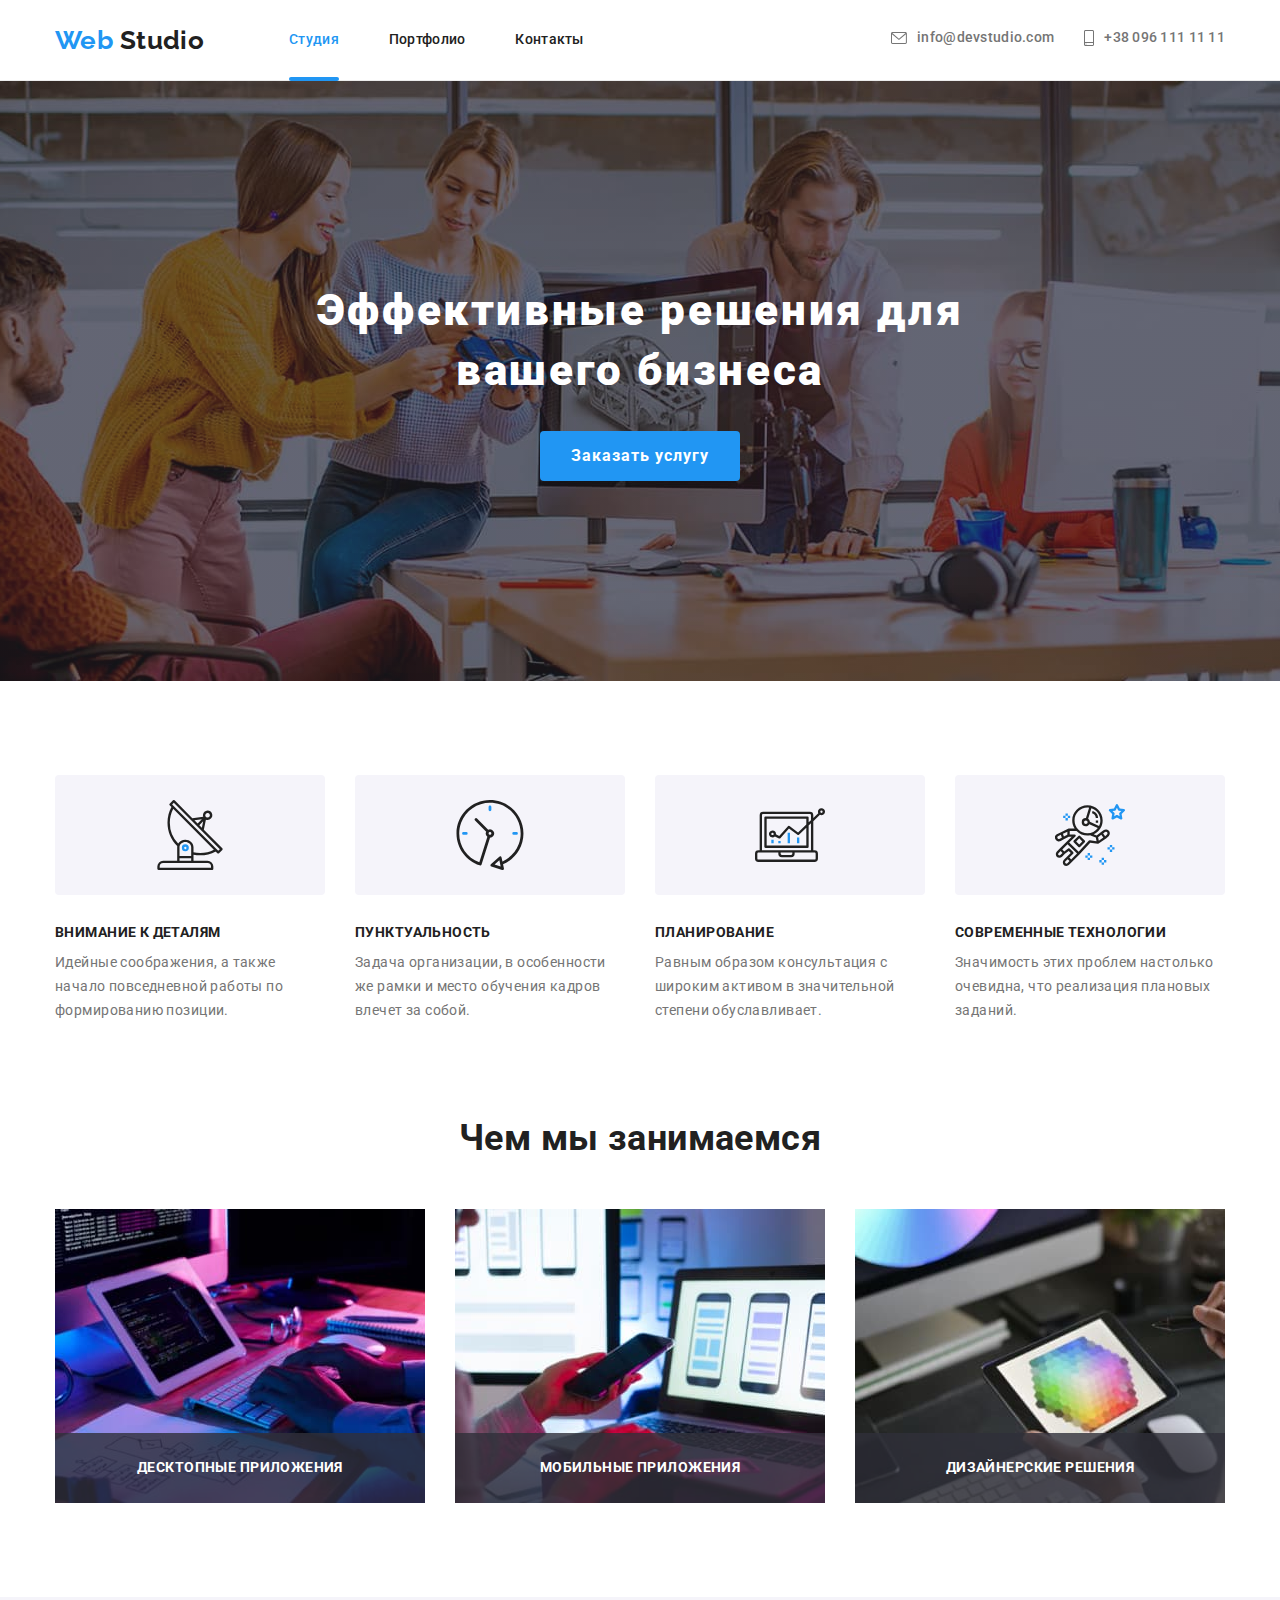
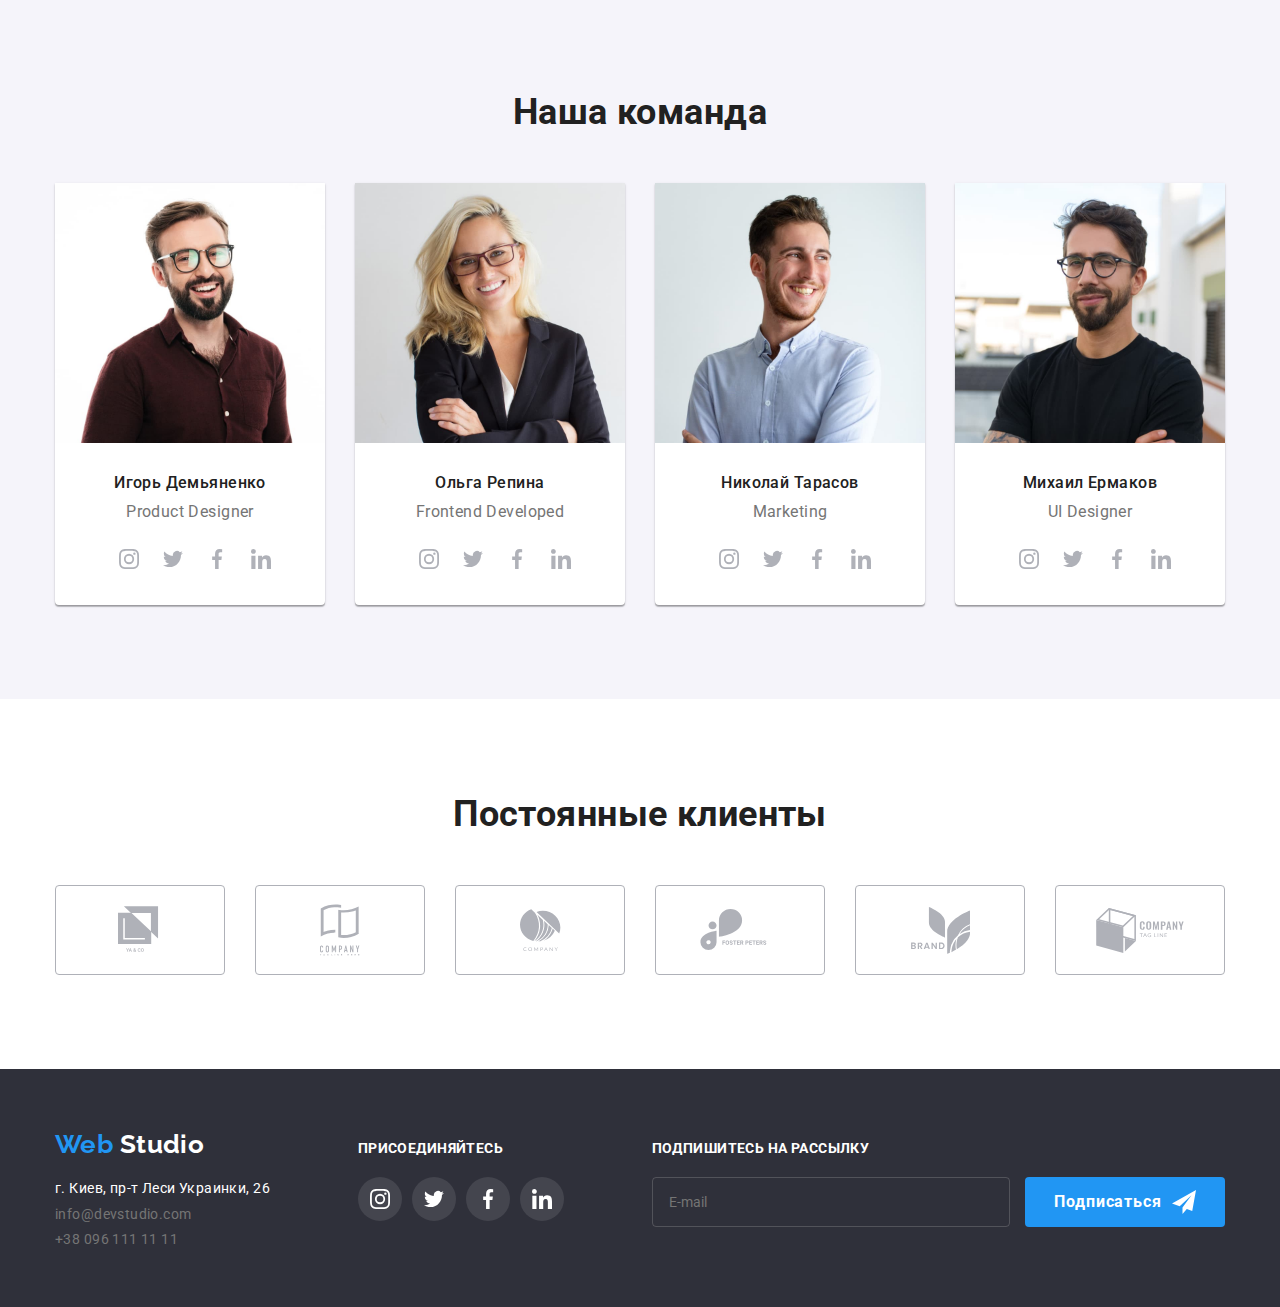
<file: index.html>
<!DOCTYPE html>
<html lang="ru">

<head>
  <meta charset="UTF-8">
  <meta name="viewport" content="width=device-width, initial-scale=1.0">
  <title>Студия</title>
  <link href="https://fonts.googleapis.com/css2?family=Raleway:wght@700&family=Roboto:wght@400;500;700;900&display=swap" rel="stylesheet">
  <link rel="stylesheet" href="https://cdnjs.cloudflare.com/ajax/libs/modern-normalize/0.7.0/modern-normalize.min.css">
  <link rel="stylesheet" href="./css/main.min.css">
  <script src="https://ajax.googleapis.com/ajax/libs/jquery/3.5.1/jquery.min.js"></script>
  <script src="./js/active-script.js"></script>
</head>

<body>
  <!-- Шапка сайта  -->
  <header class="page-header">

    <nav>
      <div class="container main-menu">
        <a href="./index.html" title="Logo" class="logo" lang="en"><span class="logo-color">Web</span> Studio</a>

        <ul class="menu-list">
          <li class="items"><a href="./index.html" class="menu-list-link">Студия</a></li>
          <li class="items"><a href="./portfolio.html" class="menu-list-link">Портфолио</a></li>
          <li class="items"><a href="./" class="menu-list-link">Контакты</a></li>
        </ul>

        <ul class="contact">
          <li class="items">
            <a href="mailto:info@devstudio.com" class="contact-link" lang="en">
              <svg class="icon-envelope">
                <use href="./images/sprite.svg#icon-envelope"></use>
              </svg> <span>info@devstudio.com</span></a>
          </li>
          <li class="items">
            <a href="tel:+380961111111" class="contact-link">
              <svg class="icon-smartphone">
                <use href="./images/sprite.svg#icon-smartphone"></use>
              </svg> <span>+38 096 111 11 11</span></a>
          </li>

        </ul>
      </div>
    </nav>
    <div class="header-line"></div>
  </header>
  <!-- Уникальный контент -->
  <main>
    <!-- Герой -->

    <section class="hero">
      <div class="hero-wrap">
        <h1 class="hero-title">
        Эффективные решения для вашего бизнеса
    </h1>

        <button type="button" class="button" data-modal-open>Заказать услугу</button>
      </div>
    </section>

    <section class="feature">
      <div class="container">
        <h2 class="reset-h indent visually-hidden">Особенности</h2>
        <ul class="feature-list">
          <li class="feature-list-items">
            <div class="feature-icon-items">
              <svg width="70" height="70">
                <use href="./images/sprite.svg#icon-antenna"></use>
              </svg>
            </div>

            <p class="feature-desc">Внимание к деталям</p>

            <p class="feature-text"> Идейные соображения, а также начало повседневной работы по формированию позиции.
            </p>
          </li>
          <li class="feature-list-items">
            <div class="feature-icon-items">
              <svg width="70" height="70">
                <use href="./images/sprite.svg#icon-clock"></use>
              </svg>
            </div>
            <p class="feature-desc">Пунктуальность</p>
            <p class="feature-text">
              Задача организации, в особенности же рамки и место обучения кадров влечет за собой.
            </p>
          </li>
          <li class="feature-list-items">
            <div class="feature-icon-items">
              <svg width="70" height="70">
                <use href="./images/sprite.svg#icon-diagram"></use>
              </svg>
            </div>
            <p class="feature-desc">Планирование</p>
            <p class="feature-text"> Равным образом консультация с широким активом в значительной степени обуславливает.
            </p>
          </li>
          <li class="feature-list-items">
            <div class="feature-icon-items">
              <svg width="70" height="70">
                <use href="./images/sprite.svg#icon-astronaut"></use>
              </svg>
            </div>
            <p class="feature-desc">Современные технологии</p>
            <p class="feature-text">Значимость этих проблем настолько очевидна, что реализация плановых заданий.
            </p>
          </li>
        </ul>
      </div>
    </section>

    <section class="box">
      <div class="container">
        <h2 class="indent">Чем мы занимаемся</h2>
        <ul class="box-list">
          <li class="box-list-items">
            <div class="items-box-1">
            <img src="./images/box-1.jpg" alt="Десктопные приложения" width="370" height="294">
            <div class="items-box-2">
            <p class="items-box-2_title">Десктопные приложения</p>
          </div>
        </div>
        </li>
            <li class="box-list-items">
              <div class="items-box-1">
              <img src="./images/box-2.jpg" alt="Мобильные приложения" width="370" height="294">
              <div class="items-box-2">
             <p class="items-box-2_title">Мобильные приложения</p>
            </div>
            </div>
            </li>
              <li class="box-list-items">
                <div class="items-box-1">
                <img src="./images/box-3.jpg" alt="Дизайнерские решения" width="370" height="294">
                <div class="items-box-2">
               <p class="items-box-2_title">Дизайнерские решения</p>
              </div>
             </div>
               </li>
        </ul>
      </div>
    </section>

    <section class="team">
      <div class="container">
        <h2 class="indent">Наша команда</h2>
        <ul class="team-list">
          <li class="team-style">
            <div>
              <img src="./images/teamcard-1.jpg" alt="Игорь Демьяненко" width="270" height="260">
            </div>
            <!-- Сделал div с помощью css можно будет легко задать стили, еще был вариант сделать список в списке.-->
            <div>
              <h3 class="team-title">Игорь Демьяненко</h3>
              <p class="team-text" lang="en">Product Designer</p>
            </div>
            <ul class="team-icon">
              <li class="items">
                <a href="" class="team-icon-link">
                  <svg width="20" height="20">
                    <use href="./images/sprite.svg#icon-instagram"></use>
                  </svg>
                </a>
              </li>
              <li class="items">
                <a href="" class="team-icon-link">
                  <svg width="20" height="20">
                    <use href="./images/sprite.svg#icon-twitter"></use>
                  </svg>
                </a>
              </li>
              <li class="items">
                <a href="" class="team-icon-link">
                  <svg width="20" height="20">
                    <use href="./images/sprite.svg#icon-facebook"></use>
                  </svg>
                </a>
              </li>
              <li class="items">
                <a href="" class="team-icon-link">
                  <svg width="20" height="20">
                    <use href="./images/sprite.svg#icon-linkedin"></use>
                  </svg>
                </a>
              </li>
            </ul>
          </li>
          <li class="team-style">
            <div>
              <img src="./images/teamcard-2.jpg" alt="Ольга Репина" width="270" height="260">
            </div>

            <div>
              <h3 class="team-title">Ольга Репина</h3>
              <p class="team-text" lang="en">Frontend Developed</p>
            </div>
            <ul class="team-icon">
              <li class="items">
                <a href="" class="team-icon-link">
                  <svg width="20" height="20">
                    <use href="./images/sprite.svg#icon-instagram"></use>
                  </svg>
                </a>
              </li>
              <li class="items">
                <a href="" class="team-icon-link">
                  <svg width="20" height="20">
                    <use href="./images/sprite.svg#icon-twitter"></use>
                  </svg>
                </a>
              </li>
              <li class="items">
                <a href="" class="team-icon-link">
                  <svg width="20" height="20">
                    <use href="./images/sprite.svg#icon-facebook"></use>
                  </svg>
                </a>
              </li>
              <li class="items">
                <a href="" class="team-icon-link">
                  <svg width="20" height="20">
                    <use href="./images/sprite.svg#icon-linkedin"></use>
                  </svg>
                </a>
              </li>
            </ul>
          </li>
          <li class="team-style">
            <div>
              <img src="./images/teamcard-3.jpg" alt="Николай Тарасов" width="270" height="260">
            </div>

            <div>
              <h3 class="team-title">Николай Тарасов</h3>
              <p class="team-text" lang="en">Marketing</p>
            </div>
            <ul class="team-icon">
              <li class="items">
                <a href="" class="team-icon-link">
                  <svg width="20" height="20">
                    <use href="./images/sprite.svg#icon-instagram"></use>
                  </svg>
                </a>
              </li>
              <li class="items">
                <a href="" class="team-icon-link">
                  <svg width="20" height="20">
                    <use href="./images/sprite.svg#icon-twitter"></use>
                  </svg>
                </a>
              </li>
              <li class="items">
                <a href="" class="team-icon-link">
                  <svg width="20" height="20">
                    <use href="./images/sprite.svg#icon-facebook"></use>
                  </svg>
                </a>
              </li>
              <li class="items">
                <a href="" class="team-icon-link">
                  <svg width="20" height="20">
                    <use href="./images/sprite.svg#icon-linkedin"></use>
                  </svg>
                </a>
              </li>
            </ul>
          </li>
          <li class="team-style">
            <div>
              <img src="./images/teamcard-4.jpg" alt="Михаил Ермаков" width="270" height="260">
            </div>

            <div>
              <h3 class="team-title">Михаил Ермаков</h3>
              <p class="team-text" lang="en">UI Designer</p>
            </div>
            <ul class="team-icon">
              <li class="items">
                <a href="" class="team-icon-link">
                  <svg width="20" height="20">
                    <use href="./images/sprite.svg#icon-instagram"></use>
                  </svg>
                </a>
              </li>
              <li class="items">
                <a href="" class="team-icon-link">
                  <svg width="20" height="20">
                    <use href="./images/sprite.svg#icon-twitter"></use>
                  </svg>
                </a>
              </li>
              <li class="items">
                <a href="" class="team-icon-link">
                  <svg width="20" height="20">
                    <use href="./images/sprite.svg#icon-facebook"></use>
                  </svg>
                </a>
              </li>
              <li class="items">
                <a href="" class="team-icon-link">
                  <svg width="20" height="20">
                    <use href="./images/sprite.svg#icon-linkedin"></use>
                  </svg>
                </a>
              </li>
            </ul>
          </li>
        </ul>

      </div>
    </section>
    <section class="client">
      <div class="container">
        <h2 class="indent">Постоянные клиенты</h2>

        <ul class="client-list">
          <li class="items">
            <a href="" class="client-list-link">
              <svg width="44.27" height="49.23">
                <use href="./images/sprite.svg#icon-logo-1"></use>
              </svg>
            </a>
          </li>
          <li class="items">
            <a href="" class="client-list-link">
              <svg width="40" height="52">
                <use href="./images/sprite.svg#icon-logo-2"></use>
              </svg>
            </a>
          </li>
          <li class="items">
            <a href="" class="client-list-link">
              <svg width="41" height="42.6">
                <use href="./images/sprite.svg#icon-logo-3"></use>
              </svg>
            </a>
          </li>
          <li class="items">
            <a href="" class="client-list-link">
              <svg width="79.66" height="42.02">
                <use href="./images/sprite.svg#icon-logo-4"></use>
              </svg>
            </a>
          </li>
          <li class="items">
            <a href="" class="client-list-link">
              <svg width="59" height="47">
                <use href="./images/sprite.svg#icon-logo-5"></use>
              </svg>
            </a>
          </li>
          <li class="items">
            <a href="" class="client-list-link">
              <svg width="88.48" height="45.44">
                <use href="./images/sprite.svg#icon-logo-6"></use>
              </svg>
            </a>
          </li>
        </ul>
      </div>
    </section>
  </main>
  <footer class="footer-section">
    <div class="footer-container">
      <div>
        <a href="./index.html" class="logo-footer" lang="en"><span class="logo-color">Web</span> Studio</a>
        <address>

        <ul class="reset-ul footer-list" class="">
            <li class="footer-contact-text">г. Киев, пр-т Леси Украинки, 26</li>
            <li class="footer-list-marg"><a href="mailto:info@devstudio.com" class="footer-contact-link" lang="en"> info@devstudio.com </a></li>
            <li class="footer-list-marg"><a href="tel:+380961111111" class="footer-contact-link"> +38 096 111 11 11 </a></li></ul>
    </address>
      </div>
      <div class="footer-social">
        <b class="footer-social-title">присоединяйтесь</b>
        <ul class="footer-social-list">
          <li class="items">
            <a href="" class="footer-social-link">
              <svg width="20" height="20">
                <use href="./images/sprite.svg#icon-instagram"></use>
              </svg>
            </a>
          </li>
          <li class="items">
            <a href="" class="footer-social-link">
              <svg width="20" height="20">
                <use href="./images/sprite.svg#icon-twitter"></use>
              </svg>
            </a>
          </li>
          <li class="items">
            <a href="" class="footer-social-link">
              <svg width="20" height="20">
                <use href="./images/sprite.svg#icon-facebook"></use>
              </svg>
            </a>
          </li>
          <li class="items">
            <a href="" class="footer-social-link">
              <svg width="20" height="20">
                <use href="./images/sprite.svg#icon-linkedin"></use>
              </svg>
            </a>
          </li>
        </ul>
      </div>
      <div class="footer-form">
        <b class="footer-social-title">Подпишитесь на рассылку</b>
        <form action="" class="footer-form-action">
          <input type="email" name="mail" id="mail" placeholder="E-mail"> 
          <button type="submit" class="button">Подписаться<svg width="24" height="24" class="footer-botton_icon">
            <use href="./images/sprite.svg#icon-send"></use>
          </svg> </button>
        </form>
      </div>
    </div>

  </footer>
  <div class="backdrop is-hidden" data-modal>
    <div class="modal">
        <button type="button" class="close-modal" data-modal-close>
          <svg width="11" height="11">
            <use href="./images/sprite.svg#icon-close"></use>
          </svg>
        </button>
      <div class="modal-form">
      <p class="modal-form_title">Оставьте свои данные, мы вам перезвоним</p>
       <form action="" class="modal-form_action">
       <div class="modal-form_action-input">
        <label for="name">Имя</label>
        <div class="modal-form_icon">
        <input type="text" name="name" id="name">
          <svg width="18" height="18" class="modal-form_icon-input">
            <use href="./images/sprite.svg#icon-person-black"></use>
          </svg>
        </div>
       </div>
       <div class="modal-form_action-input"> 
         <label for="tel">Телефон</label>
       <div class="modal-form_icon">
        <input type="tel" name="tel" id="tel">
        <svg width="18" height="18" class="modal-form_icon-input" >
          <use href="./images/sprite.svg#icon-phone-black"></use>
        </svg>
       </div>
      </div>
        <div class="modal-form_action-input">
          <label for="email">Почта</label>
          <div class="modal-form_icon">
            <input type="email" name="email" id="email">
          <svg width="18" height="18" class="modal-form_icon-input">
            <use href="./images/sprite.svg#icon-email-black"></use>
          </svg>
          </div>
        </div>
        <div class="modal-form_action-input">
          <label for="comment">Комментарий</label>
          <textarea name="comment" id="comment" cols="30" rows="10" placeholder="Введите текст"></textarea>
        </div>
        
       <div class="modal-form_action-check">
  
         <input type="checkbox" name="check" id="check" class="modal-form_check visually-hidden">
        <label for="check" class="modal-form_check-label">Соглашаюсь с рассылкой и принимаю <a href="" class="modal-form_action-link">Условия договора</a></label>
        
        </div>
<div class="modal-form_button">
  <button type="submit" class="button">Отправить</button>
</div>
        
       </form>
      </div>
      
    </div>
  </div>
  <script src="./js/modal.js"></script>
</body>

</html>
</file>
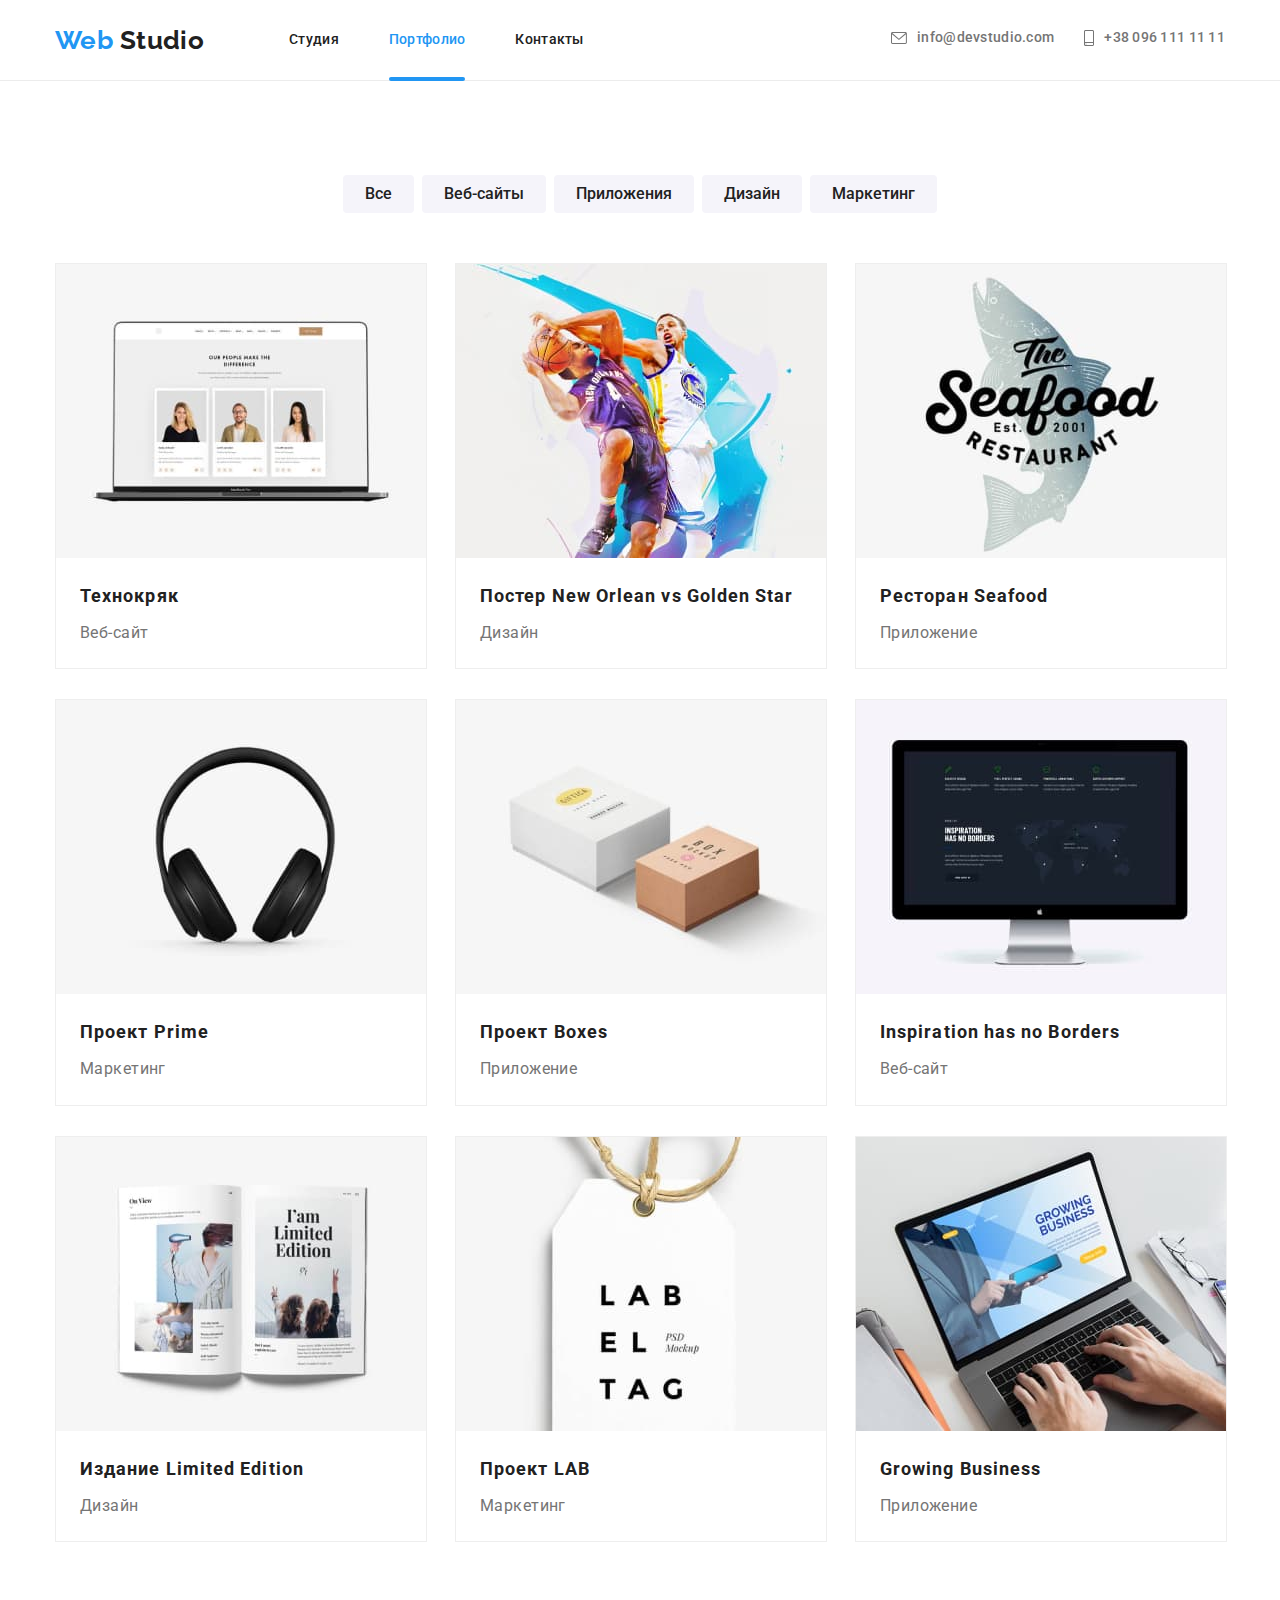
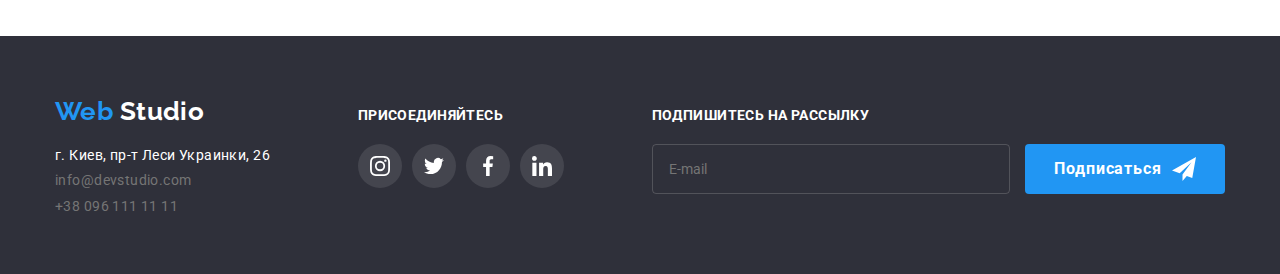
<file: portfolio.html>
<!DOCTYPE html>
<html lang="ru">

<head>
  <meta charset="UTF-8">
  <meta name="viewport" content="width=device-width, initial-scale=1.0">
  <title>Портфолио</title>
  <link href="https://fonts.googleapis.com/css2?family=Raleway:wght@700&family=Roboto:wght@400;500;700;900&display=swap" rel="stylesheet">
  <link rel="stylesheet" href="https://cdnjs.cloudflare.com/ajax/libs/modern-normalize/0.7.0/modern-normalize.min.css">
  <link rel="stylesheet" href="./css/portfolio.min.css">
  <script src="https://ajax.googleapis.com/ajax/libs/jquery/3.5.1/jquery.min.js"></script>
  <script src="./js/active-script.js"></script>
</head>

<body>
  <!-- Шапка сайта  -->
  <header class="page-header">

    <nav>
      <div class="container main-menu">
        <a href="./index.html" title="Logo" class="logo" lang="en"><span class="logo-color">Web</span> Studio</a>

        <ul class="menu-list">
          <li class="items"><a href="./index.html" class="menu-list-link">Студия</a></li>
          <li class="items"><a href="./portfolio.html" class="menu-list-link">Портфолио</a></li>
          <li class="items"><a href="./" class="menu-list-link">Контакты</a></li>
        </ul>

        <ul class="contact">
          <li class="items">
            <a href="mailto:info@devstudio.com" class="contact-link" lang="en">
              <svg class="icon-envelope">
                <use href="./images/sprite.svg#icon-envelope"></use>
              </svg> <span>info@devstudio.com</span></a>
          </li>
          <li class="items">
            <a href="tel:+380961111111" class="contact-link">
              <svg class="icon-smartphone">
                <use href="./images/sprite.svg#icon-smartphone"></use>
              </svg> <span>+38 096 111 11 11</span></a>
          </li>

        </ul>
      </div>
    </nav>
  </header>

  <section class="portfolio">
    <div class="container">

      <!-- Придумал заголовок H1  -->
      <h1 class="portfolio-title visually-hidden">Наши работы</h1>

      <nav>

        <ul class="portfolio-menu-filter">
          <li class="items">
            <button type="button" class="portfolio-menu-button ">Все</button>
          </li>
          <li class="items">
            <button type="button" class="portfolio-menu-button ">Веб-сайты</button>
          </li>
          <li class="items">
            <button type="button" class="portfolio-menu-button ">Приложения</button>
          </li>
          <li class="items">
            <button type="button" class="portfolio-menu-button ">Дизайн</button>
          </li>
          <li class="items">
            <button type="button" class="portfolio-menu-button ">Маркетинг</button>
          </li>

        </ul>

      </nav>

      <div class="portfolio-project">

        <ul class="portfolio-project-list ">

          <li class="portfolio-project-items">
            <a href="" class="portfolio-project-items-link ">
<div class="portfolio-project-items_images">
              <img src="./images/tehno.jpg" width="370" alt="Технокряк">
              <div class="portfolio-project-items_text">
                <p class="portfolio-project-desc">Технокряк это современная площадка распространения коронавируса. Компании используют эту платформу для цифрового шпионажа и атак на защищённые сервера конкурентов.</p>
               </div>
              </div>
              <div class="portfolio-project-block">
                <h3 class="portfolio-project-title">
                Технокряк
            </h3>
                <p class="portfolio-project-text">Веб-сайт</p>
               
              </div>

            </a>
          </li>
          <li class="portfolio-project-items">
            <!-- По макету я так понял, что при наведении на курсора на весь блок  -->
            <a href="" class="portfolio-project-items-link ">
              <div class="portfolio-project-items_images">
              <img src="./images/poster.jpg" width="370" alt="Постер">
              <div class="portfolio-project-items_text">
                <p class="portfolio-project-desc">Технокряк это современная площадка распространения коронавируса. Компании используют эту платформу для цифрового шпионажа и атак на защищённые сервера конкурентов.</p>
               </div>
              </div>
              <div class="portfolio-project-block">
                <h3 class="portfolio-project-title">
            Постер New Orlean vs Golden Star
        </h3>
                <p class="portfolio-project-text">Дизайн</p>
               
              </div>
            </a>
          </li>
          <li class="portfolio-project-items">
            <a href="" class="portfolio-project-items-link ">
              <div class="portfolio-project-items_images">
              <img src="./images/restoran.jpg" width="370" alt="Ресторан морепродукты">
              <div class="portfolio-project-items_text">
                <p class="portfolio-project-desc">Технокряк это современная площадка распространения коронавируса. Компании используют эту платформу для цифрового шпионажа и атак на защищённые сервера конкурентов.</p>
               </div>
              </div>
              <div class="portfolio-project-block">
                <h3 class="portfolio-project-title">
            Ресторан Seafood
        </h3>
                <p class="portfolio-project-text">Приложение</p>
                
              </div>
            </a>
          </li>

          <li class="portfolio-project-items">
            <a href="" class="portfolio-project-items-link ">
              <div class="portfolio-project-items_images">
              <img src="./images/project-prime.jpg" width="370" alt="Проект Прайм">
              <div class="portfolio-project-items_text">
                <p class="portfolio-project-desc">Технокряк это современная площадка распространения коронавируса. Компании используют эту платформу для цифрового шпионажа и атак на защищённые сервера конкурентов.</p>
               </div>
              </div>
              <div class="portfolio-project-block">
                <h3 class="portfolio-project-title">
                    Проект Prime
                </h3>
                <p class="portfolio-project-text">Маркетинг</p>
              
              </div>
            </a>
          </li>
          <li class="portfolio-project-items">

            <a href="" class="portfolio-project-items-link ">
              <div class="portfolio-project-items_images">
              <img src="./images/project-box.jpg" width="370" alt="Проект ящики">
              <div class="portfolio-project-items_text">
                <p class="project-desc">Технокряк это современная площадка распространения коронавируса. Компании используют эту платформу для цифрового шпионажа и атак на защищённые сервера конкурентов.</p>
               </div>
              </div>
              <div class="portfolio-project-block">
                <h3 class="portfolio-project-title">
                    Проект Boxes
                </h3>
                <p class="portfolio-project-text">Приложение</p>
               
              </div>
            </a>
          </li>
          <li class="portfolio-project-items">

            <a href="" class="portfolio-project-items-link ">
              <div class="portfolio-project-items_images">
              <img src="./images/inspiration.jpg" width="370" alt="Стремление не имеет границ">
              <div class="portfolio-project-items_text">
                <p class="portfolio-project-desc">Технокряк это современная площадка распространения коронавируса. Компании используют эту платформу для цифрового шпионажа и атак на защищённые сервера конкурентов.</p>
               </div>
              </div>
              <div class="portfolio-project-block">
                <h3 class="portfolio-project-title" lang="en">
                    Inspiration has no Borders
                </h3>
                <p class="portfolio-project-text">Веб-сайт</p>
              
              </div>
            </a>
          </li>

          <li class="portfolio-project-items">
            <a href="" class="portfolio-project-items-link ">
              <div class="portfolio-project-items_images">
              <img src="./images/izdanie.jpg" width="370" alt="Издание">
              <div class="portfolio-project-items_text">
                <p class="portfolio-project-desc">Технокряк это современная площадка распространения коронавируса. Компании используют эту платформу для цифрового шпионажа и атак на защищённые сервера конкурентов.</p>
               </div>
              </div>
              <div class="portfolio-project-block">
                <h3 class="portfolio-project-title" lang="en">
                    Издание Limited Edition
                </h3>
                <p class="portfolio-project-text">Дизайн</p>
               
              </div>
            </a>
          </li>
          <li class="portfolio-project-items">
            <a href="" class="portfolio-project-items-link ">
              <div class="portfolio-project-items_images">
              <img src="./images/project-lab.jpg" width="370" alt="Проект лаб">
              <div class="portfolio-project-items_text">
                <p class="portfolio-project-desc">Технокряк это современная площадка распространения коронавируса. Компании используют эту платформу для цифрового шпионажа и атак на защищённые сервера конкурентов.</p>
               </div>
              </div>
              <div class="portfolio-project-block">
                <h3 class="portfolio-project-title">
                    Проект LAB
                </h3>
                <p class="portfolio-project-text">Маркетинг</p>
               
              </div>
            </a>
          </li>
          <li class="portfolio-project-items">
            <a href="" class="portfolio-project-items-link ">
              <div class="portfolio-project-items_images">
              <img src="./images/growing.jpg" width="370" alt="Растущий бизнес">
              <div class="portfolio-project-items_text">
                <p class="portfolio-project-desc">Технокряк это современная площадка распространения коронавируса. Компании используют эту платформу для цифрового шпионажа и атак на защищённые сервера конкурентов.</p>
               </div>
              </div>
              <div class="portfolio-project-block">
                <h3 class="portfolio-project-title" lang="en">
                    Growing Business
                </h3>
                <p class="portfolio-project-text">Приложение</p>
              
              </div>
            </a>
          </li>
        </ul>

      </div>
    </div>
  </section>
  <footer class="footer-section">
    <div class="footer-container">
      <div>
        <a href="./index.html" class="logo-footer " lang="en"><span class="logo-color">Web</span> Studio</a>
        <address>

          <ul class="footer-list">
              <li class="footer-contact-text">г. Киев, пр-т Леси Украинки, 26</li>
              <li class="footer-list-marg"><a href="mailto:info@devstudio.com" class="footer-contact-link " lang="en"> info@devstudio.com </a></li>
              <li class="footer-list-marg"><a href="tel:+380961111111" class="footer-contact-link "> +38 096 111 11 11 </a></li></ul>
      </address>
      </div>
      <div class="footer-social">
        <b class="footer-social-title">присоединяйтесь</b>
        <ul class="footer-social-list">
          <li class="items">
            <a href="" class="footer-social-link ">
              <svg width="20" height="20">
                <use href="./images/sprite.svg#icon-instagram"></use>
              </svg>
            </a>
          </li>
          <li class="items">
            <a href="" class="footer-social-link ">
              <svg width="20" height="20">
                <use href="./images/sprite.svg#icon-twitter"></use>
              </svg>
            </a>
          </li>
          <li class="items">
            <a href="" class="footer-social-link ">
              <svg width="20" height="20">
                <use href="./images/sprite.svg#icon-facebook"></use>
              </svg>
            </a>
          </li>
          <li class="items">
            <a href="" class="footer-social-link ">
              <svg width="20" height="20">
                <use href="./images/sprite.svg#icon-linkedin"></use>
              </svg>
            </a>
          </li>
        </ul>
      </div>
      <div class="footer-form">
        <b class="footer-social-title">Подпишитесь на рассылку</b>
        <form action="" class="footer-form-action">
          <input type="email" name="mail" id="mail" placeholder="E-mail"> 
          <button type="submit" class="button">Подписаться<svg width="24" height="24" class="footer-botton_icon">
            <use href="./images/sprite.svg#icon-send"></use>
          </svg> </button>
        </form>
      </div>
    </div>

  </footer>

</body>

</html>
</file>
<file: css/main.min.css>
*,::after,::before{margin:0;padding:0}img{display:block}address{font-style:normal}button{border:0}a{text-decoration:none}ul{list-style-type:none}input:focus{outline:none}textarea{outline:none}:focus{outline:none}body{font-family:"Roboto",sans-serif;color:#757575;background-color:#fff;font-size:14px;line-height:1.17;letter-spacing:0.03em}h2{color:#212121;font-weight:700;font-size:36px;line-height:1.17;text-align:center}.page-header{border-bottom:1px solid #ECECEC}.container{width:1200px;margin-left:auto;margin-right:auto;padding-left:15px;padding-right:15px}.button{display:inline-block;min-width:200px;min-height:50px;margin:auto;border-radius:4px;color:#fff;background-color:#2196F3;font-weight:700;font-size:16px;line-height:1.9;letter-spacing:0.06em;transition:background-color 250ms cubic-bezier(0.4, 0, 0.2, 1)}.button:hover,.button:focus{background-color:#188CE8;cursor:pointer}.logo{color:#212121;font-family:"Raleway",sans-serif;font-weight:700;font-size:26px;line-height:1.19}.logo-color{color:#2196F3}.main-menu{display:flex;align-items:center}.menu-list{display:flex;margin-left:85px;font-weight:500;line-height:1.14;letter-spacing:0.02em}.menu-list .items:not(:last-child){margin-right:50px}.menu-list-link{padding-left:0;display:block;padding-top:32px;padding-bottom:32px;color:#212121;transition:color 250ms cubic-bezier(0.4, 0, 0.2, 1)}.menu-list .items{position:relative}.menu-list-link:hover::after{content:'';display:inherit;background-color:#2196F3}.menu-list .active{color:#2196F3}.menu-list .active::after{display:inherit;content:'';width:100%;height:4px;background-color:#2196F3;border-radius:2px;position:absolute;bottom:-1px;left:0}.menu-list-link:hover,.menu-list-link:focus{color:#2196F3}.contact{display:flex;margin-left:auto;font-weight:500;font-size:14px;line-height:1.14;letter-spacing:0.02em}.contact .items:not(:first-child){margin-left:30px}.icon-smartphone{width:10px;height:16px;margin-right:10px}.icon-envelope{width:16px;height:12px;margin-right:10px}.contact-link{display:inline-flex;align-items:center;color:#757575;fill:#757575;transition:color 250ms cubic-bezier(0.4, 0, 0.2, 1),fill 250ms cubic-bezier(0.4, 0, 0.2, 1)}.contact-link:hover,.contact-link:focus{color:#2196F3;fill:#2196F3}.hero{max-width:1600px;min-height:600px;margin-left:auto;margin-right:auto;background-image:linear-gradient(to right, rgba(47,48,58,0.4), rgba(47,48,58,0.4)),url(../images/header.jpg);background-color:black;background-repeat:no-repeat;background-position:center;background-size:cover;text-align:center;display:flex}.hero-wrap{max-width:696px;margin:auto;padding:0 15px}.hero-title{margin-top:0;margin-bottom:30px;color:#ffffff;font-weight:900;font-size:44px;line-height:1.36;letter-spacing:0.06em}.feature-desc{color:#212121;font-weight:700;line-height:1.14;text-transform:uppercase;margin-bottom:10px}.feature-text{line-height:1.714}.feature-list .feature-list-items:not(:first-child){margin-left:30px}.feature{padding-top:94px}.feature-icon-items{width:270px;height:120px;display:inline-flex;align-items:center;justify-content:center;background:#F5F4FA;border-radius:4px;margin-bottom:30px}.feature-title{color:#212121;font-weight:700;line-height:1.14}.feature-list,.box-list,.client-list,.team-list{display:flex}.box{padding-top:94px;padding-bottom:94px;text-align:center}.box-list-items:not(:first-child){margin-left:30px}.items-box-1{position:relative}.items-box-2{position:absolute;width:100%;min-height:70px;background-color:rgba(47,48,58,0.8);bottom:0;display:flex;align-items:center;justify-content:center}.box-title{color:#ffffff;font-weight:700;line-height:1.14;text-transform:uppercase}.items-box-2_title{color:#ffffff;font-weight:700;text-transform:uppercase;line-height:1.14}.team-text{display:block;margin-top:10px;margin-bottom:16px;font-size:16px;line-height:1.19}.team{padding-top:94px;padding-bottom:94px;text-align:center;background-color:#F5F4FA}.team-icon{display:flex;justify-content:center;margin-bottom:24px}.team-style{width:calc((100% - 90px)/4);background-color:#fff;box-shadow:0px 1px 3px rgba(0,0,0,0.12),0px 1px 1px rgba(0,0,0,0.14),0px 2px 1px rgba(0,0,0,0.2);border-radius:0px 0px 4px 4px}.team-style:not(:last-child){margin-right:30px}.team-icon-link{width:44px;height:44px;display:inline-flex;align-items:center;justify-content:center;fill:#afb1b8;border-radius:50%;transition:background-color 250ms cubic-bezier(0.4, 0, 0.2, 1),fill 250ms cubic-bezier(0.4, 0, 0.2, 1)}.team-icon-link:hover,.team-icon-link:focus{fill:#FFFFFF;background-color:#2196F3;border-radius:50%}.team-icon:not(:first-child){margin-left:10px}.team-title{display:block;margin-top:30px;color:#212121;font-weight:500;font-size:16px;line-height:1.19}.client{padding-top:94px;padding-bottom:94px}.client-list .items:not(:first-child){margin-left:30px}.client-list-link{width:170px;height:90px;display:inline-flex;align-items:center;justify-content:center;border:1px solid #AFB1B8;border-radius:4px;fill:#afb1b8;transition:border-color 250ms cubic-bezier(0.4, 0, 0.2, 1),fill 250ms cubic-bezier(0.4, 0, 0.2, 1)}.client-list-link:hover,.client-list-link:focus{fill:#2196F3;border-color:#2196F3}.footer-container{display:flex;justify-content:space-between;align-items:baseline;width:1200px;margin-left:auto;margin-right:auto;padding-left:15px;padding-right:15px;padding-top:60px;padding-bottom:60px}.footer-section{background-color:#2F303A}.footer-social-list{display:flex}.footer-social-list .items:not(:first-child){margin-left:10px}.footer-contact-text{color:#ffffff;line-height:1.17}.footer-form-action .button{display:inline-flex;justify-content:center;align-items:center;margin-left:12px;transition:all 250ms cubic-bezier(0.4, 0, 0.2, 1)}.footer-form-action .button:hover,.footer-form-action .button:focus{background-color:#188CE8}.footer-form-action input{min-width:358px;min-height:50px;border:1px solid rgba(165,165,165,0.3);border-radius:4px;background:transparent;padding-left:16px;color:#fff}.footer-botton_icon{margin-left:10px;fill:#ffffff}.footer-contact-link{display:inline-flex;align-items:center;color:#757575;fill:#757575;transition:color 250ms cubic-bezier(0.4, 0, 0.2, 1),fill 250ms cubic-bezier(0.4, 0, 0.2, 1)}.footer-contact-link:hover,.footer-contact-link:focus{color:#2196F3;fill:#2196F3}.footer-social-link{width:44px;height:44px;display:inline-flex;align-items:center;justify-content:center;background-color:rgba(255,255,255,0.1);border-radius:50%;fill:#ffffff;transition:background-color 250ms cubic-bezier(0.4, 0, 0.2, 1),fill 250ms cubic-bezier(0.4, 0, 0.2, 1)}.footer-social-link:hover,.footer-social-link:focus{background-color:#2196F3;fill:#ffffff}.footer-list-marg{margin-top:9px}.footer-social-title{display:block;padding-bottom:20px;color:#ffffff;font-weight:700;line-height:1.14;text-transform:uppercase}.logo-footer{display:block;margin-bottom:20px;font-family:"Raleway",sans-serif;font-weight:700;font-size:26px;line-height:1.19;color:#ffffff}.portfolio-project-list{display:flex;flex-wrap:wrap}.portfolio-project-items{width:calc((100% - 60px)/3);margin-right:30px;margin-bottom:30px}.portfolio-project-items:nth-child(3n){margin-right:0}.portfolio-project-items:nth-last-child(-n+3){margin-bottom:0}.portfolio-project-block{margin:20px 24px}.portfolio-project-items-link{display:inline-block;border:1px solid #EEEEEE}.portfolio-project-items-link:hover,.portfolio-project-items-link:focus{box-shadow:0px 1px 1px rgba(0,0,0,0.12),0px 4px 4px rgba(0,0,0,0.06),1px 4px 6px rgba(0,0,0,0.16)}.portfolio{padding-top:94px;padding-bottom:94px}.portfolio-project-items_images{position:relative;overflow:hidden}.portfolio-project-items_text{position:absolute;top:0;left:0;width:100%;height:100%;background:rgba(33,150,243,0.9);display:flex;align-items:center;justify-content:center;padding-left:24px;padding-right:24px;transform:translateY(100%);transition:transform 250ms cubic-bezier(0.4, 0, 0.2, 1)}.portfolio-project-items-link:hover .portfolio-project-items_text,.portfolio-project-items-link:focus .portfolio-project-items_text{transform:translateY(0%)}.portfolio-project-title{margin-bottom:4px;color:#212121;font-weight:700;font-size:18px;line-height:2;letter-spacing:0.06em}.portfolio-project{margin-top:50px}.portfolio-project-text{color:#757575;font-size:16px;line-height:1.9}.portfolio-project-desc{color:#ffffff;font-size:18px;line-height:1.6}.portfolio-menu-button{padding:6px 22px;background-color:#F5F4FA;color:#212121;border-radius:4px;font-weight:500;font-size:16px;line-height:1.625;cursor:pointer;transition:color 250ms cubic-bezier(0.4, 0, 0.2, 1),background-color 250ms cubic-bezier(0.4, 0, 0.2, 1)}.portfolio-menu-button:hover,.portfolio-menu-button:focus{background-color:#2196F3;color:#fff}.portfolio-menu-filter{display:flex;justify-content:center}.portfolio-menu-filter .items:not(:first-child){margin-left:8px}.portfolio-title{margin-top:0;margin-bottom:30px;color:#ffffff;font-weight:900;font-size:44px;line-height:1.36;letter-spacing:0.06em;text-align:center}.indent{margin-bottom:50px}.backdrop{position:fixed;top:0;left:0;width:100%;height:100%;background-color:rgba(0,0,0,0.2);opacity:1;transition:opacity 250ms cubic-bezier(0.4, 0, 0.2, 1)}.modal{position:absolute;width:528px;height:581px;top:50%;left:50%;background-color:#FFFFFF;box-shadow:0px 1px 3px rgba(0,0,0,0.12),0px 1px 1px rgba(0,0,0,0.14),0px 2px 1px rgba(0,0,0,0.2);border-radius:4px;transform:translate(-50%, -50%) scale(1);transition:all 250ms cubic-bezier(0.4, 0, 0.2, 1)}.backdrop.is-hidden{opacity:0;visibility:hidden;pointer-events:none}.backdrop.is-hidden .modal{transform:translate(-50%, -50%) scale(0.2)}.close-modal{position:absolute;width:30px;height:30px;top:0;right:0;margin-top:8px;margin-right:8px;display:flex;align-items:center;justify-content:center;background-color:#ffffff;border:1px solid rgba(0,0,0,0.1);border-radius:50%;cursor:pointer;transition:fill 250ms cubic-bezier(0.4, 0, 0.2, 1)}.close-modal:hover,.close-modal:focus{fill:#2196F3}.modal-form{margin-top:40px}.modal-form_title{margin-bottom:12px;font-weight:700;font-size:20px;line-height:1.15;text-align:center;color:#212121}.modal-form_action-input{display:flex;flex-direction:column;max-width:448px;margin-left:auto;margin-right:auto;font-size:12px;letter-spacing:0.01em}.modal-form_action-check{margin-top:20px;max-width:423px;margin-left:auto;margin-right:auto}.modal-form_action-check{font-size:14px;line-height:24px;letter-spacing:0.03em;color:#757575}.modal-form_action-input input{border:1px solid rgba(33,33,33,0.2);border-radius:4px;width:100%;height:40px;padding-left:42px}.modal-form_action-input input:hover,.modal-form_action-input input:focus{border:1px solid #2196F3;cursor:pointer}.modal-form_action-input:focus-within{fill:#2196F3}.modal-form_action-input textarea{border:1px solid rgba(33,33,33,0.2);border-radius:4px;resize:none;width:448px;height:120px;margin-top:4px;padding:12px 16px}.modal-form_action-input textarea:hover:hover,.modal-form_action-input textarea:hover:focus{border:1px solid #2196F3;cursor:pointer}.modal-form_action-input textarea:hover:focus:hover,.modal-form_action-input textarea:hover:focus:focus{border:1px solid #2196F3;cursor:pointer}.modal-form_action-input textarea::placeholder{line-height:1.14;letter-spacing:0.01em;color:rgba(117,117,117,0.5)}.modal-form_button{margin-top:30px;text-align:center}.modal-form_action-input+.modal-form_action-input{margin-top:10px}.modal-form_button .button{transition:background-color 250ms cubic-bezier(0.4, 0, 0.2, 1)}.modal-form_button .button:hover,.modal-form_button .button:focus{background-color:#188CE8}.modal-form_action-link{color:#2196F3;text-decoration:underline}.modal-form_action-link:hover,.modal-form_action-link:focus{text-decoration:none}.modal-form_icon{position:relative;margin-top:4px}.modal-form_icon:hover,.modal-form_icon:focus{fill:#2196F3}.modal-form_icon-input{position:absolute;left:0;top:50%;transform:translateY(-50%);margin-left:12px;pointer-events:none}.modal-form_check-label{display:flex;align-items:center}.modal-form_check-label::before{content:'';display:flex;align-items:center;display:block;width:16px;height:15px;background-image:url(../images/form-icon.svg);background-repeat:no-repeat;margin-right:10px}.modal-form_check:checked+.modal-form_check-label::before{background-image:url(../images/forma-icon-checked.svg);background-repeat:no-repeat;background-color:#2196F3;border-radius:2px;background-position:center}.visually-hidden{position:absolute !important;clip:rect(1px 1px 1px 1px);clip:rect(1px, 1px, 1px, 1px);padding:0 !important;border:0 !important;height:1px !important;width:1px !important;overflow:hidden}
/*# sourceMappingURL=main.min.css.map */
</file>
<file: css/portfolio.min.css>
*,::after,::before{margin:0;padding:0}img{display:block}address{font-style:normal}button{border:0}a{text-decoration:none}ul{list-style-type:none}input:focus{outline:none}textarea{outline:none}:focus{outline:none}body{font-family:"Roboto",sans-serif;color:#757575;background-color:#fff;font-size:14px;line-height:1.17;letter-spacing:0.03em}h2{color:#212121;font-weight:700;font-size:36px;line-height:1.17;text-align:center}.page-header{border-bottom:1px solid #ECECEC}.container{width:1200px;margin-left:auto;margin-right:auto;padding-left:15px;padding-right:15px}.button{display:inline-block;min-width:200px;min-height:50px;margin:auto;border-radius:4px;color:#fff;background-color:#2196F3;font-weight:700;font-size:16px;line-height:1.9;letter-spacing:0.06em;transition:background-color 250ms cubic-bezier(0.4, 0, 0.2, 1)}.button:hover,.button:focus{background-color:#188CE8;cursor:pointer}.logo{color:#212121;font-family:"Raleway",sans-serif;font-weight:700;font-size:26px;line-height:1.19}.logo-color{color:#2196F3}.main-menu{display:flex;align-items:center}.menu-list{display:flex;margin-left:85px;font-weight:500;line-height:1.14;letter-spacing:0.02em}.menu-list .items:not(:last-child){margin-right:50px}.menu-list-link{padding-left:0;display:block;padding-top:32px;padding-bottom:32px;color:#212121;transition:color 250ms cubic-bezier(0.4, 0, 0.2, 1)}.menu-list .items{position:relative}.menu-list-link:hover::after{content:'';display:inherit;background-color:#2196F3}.menu-list .active{color:#2196F3}.menu-list .active::after{display:inherit;content:'';width:100%;height:4px;background-color:#2196F3;border-radius:2px;position:absolute;bottom:-1px;left:0}.menu-list-link:hover,.menu-list-link:focus{color:#2196F3}.contact{display:flex;margin-left:auto;font-weight:500;font-size:14px;line-height:1.14;letter-spacing:0.02em}.contact .items:not(:first-child){margin-left:30px}.icon-smartphone{width:10px;height:16px;margin-right:10px}.icon-envelope{width:16px;height:12px;margin-right:10px}.contact-link{display:inline-flex;align-items:center;color:#757575;fill:#757575;transition:color 250ms cubic-bezier(0.4, 0, 0.2, 1),fill 250ms cubic-bezier(0.4, 0, 0.2, 1)}.contact-link:hover,.contact-link:focus{color:#2196F3;fill:#2196F3}.footer-container{display:flex;justify-content:space-between;align-items:baseline;width:1200px;margin-left:auto;margin-right:auto;padding-left:15px;padding-right:15px;padding-top:60px;padding-bottom:60px}.footer-section{background-color:#2F303A}.footer-social-list{display:flex}.footer-social-list .items:not(:first-child){margin-left:10px}.footer-contact-text{color:#ffffff;line-height:1.17}.footer-form-action .button{display:inline-flex;justify-content:center;align-items:center;margin-left:12px;transition:all 250ms cubic-bezier(0.4, 0, 0.2, 1)}.footer-form-action .button:hover,.footer-form-action .button:focus{background-color:#188CE8}.footer-form-action input{min-width:358px;min-height:50px;border:1px solid rgba(165,165,165,0.3);border-radius:4px;background:transparent;padding-left:16px;color:#fff}.footer-botton_icon{margin-left:10px;fill:#ffffff}.footer-contact-link{display:inline-flex;align-items:center;color:#757575;fill:#757575;transition:color 250ms cubic-bezier(0.4, 0, 0.2, 1),fill 250ms cubic-bezier(0.4, 0, 0.2, 1)}.footer-contact-link:hover,.footer-contact-link:focus{color:#2196F3;fill:#2196F3}.footer-social-link{width:44px;height:44px;display:inline-flex;align-items:center;justify-content:center;background-color:rgba(255,255,255,0.1);border-radius:50%;fill:#ffffff;transition:background-color 250ms cubic-bezier(0.4, 0, 0.2, 1),fill 250ms cubic-bezier(0.4, 0, 0.2, 1)}.footer-social-link:hover,.footer-social-link:focus{background-color:#2196F3;fill:#ffffff}.footer-list-marg{margin-top:9px}.footer-social-title{display:block;padding-bottom:20px;color:#ffffff;font-weight:700;line-height:1.14;text-transform:uppercase}.logo-footer{display:block;margin-bottom:20px;font-family:"Raleway",sans-serif;font-weight:700;font-size:26px;line-height:1.19;color:#ffffff}.portfolio-project-list{display:flex;flex-wrap:wrap}.portfolio-project-items{width:calc((100% - 60px)/3);margin-right:30px;margin-bottom:30px}.portfolio-project-items:nth-child(3n){margin-right:0}.portfolio-project-items:nth-last-child(-n+3){margin-bottom:0}.portfolio-project-block{margin:20px 24px}.portfolio-project-items-link{display:inline-block;border:1px solid #EEEEEE}.portfolio-project-items-link:hover,.portfolio-project-items-link:focus{box-shadow:0px 1px 1px rgba(0,0,0,0.12),0px 4px 4px rgba(0,0,0,0.06),1px 4px 6px rgba(0,0,0,0.16)}.portfolio{padding-top:94px;padding-bottom:94px}.portfolio-project-items_images{position:relative;overflow:hidden}.portfolio-project-items_text{position:absolute;top:0;left:0;width:100%;height:100%;background:rgba(33,150,243,0.9);display:flex;align-items:center;justify-content:center;padding-left:24px;padding-right:24px;transform:translateY(100%);transition:transform 250ms cubic-bezier(0.4, 0, 0.2, 1)}.portfolio-project-items-link:hover .portfolio-project-items_text,.portfolio-project-items-link:focus .portfolio-project-items_text{transform:translateY(0%)}.portfolio-project-title{margin-bottom:4px;color:#212121;font-weight:700;font-size:18px;line-height:2;letter-spacing:0.06em}.portfolio-project{margin-top:50px}.portfolio-project-text{color:#757575;font-size:16px;line-height:1.9}.portfolio-project-desc{color:#ffffff;font-size:18px;line-height:1.6}.portfolio-menu-button{padding:6px 22px;background-color:#F5F4FA;color:#212121;border-radius:4px;font-weight:500;font-size:16px;line-height:1.625;cursor:pointer;transition:color 250ms cubic-bezier(0.4, 0, 0.2, 1),background-color 250ms cubic-bezier(0.4, 0, 0.2, 1)}.portfolio-menu-button:hover,.portfolio-menu-button:focus{background-color:#2196F3;color:#fff}.portfolio-menu-filter{display:flex;justify-content:center}.portfolio-menu-filter .items:not(:first-child){margin-left:8px}.portfolio-title{margin-top:0;margin-bottom:30px;color:#ffffff;font-weight:900;font-size:44px;line-height:1.36;letter-spacing:0.06em;text-align:center}.indent{margin-bottom:50px}.visually-hidden{position:absolute !important;clip:rect(1px 1px 1px 1px);clip:rect(1px, 1px, 1px, 1px);padding:0 !important;border:0 !important;height:1px !important;width:1px !important;overflow:hidden}
/*# sourceMappingURL=portfolio.min.css.map */
</file>
